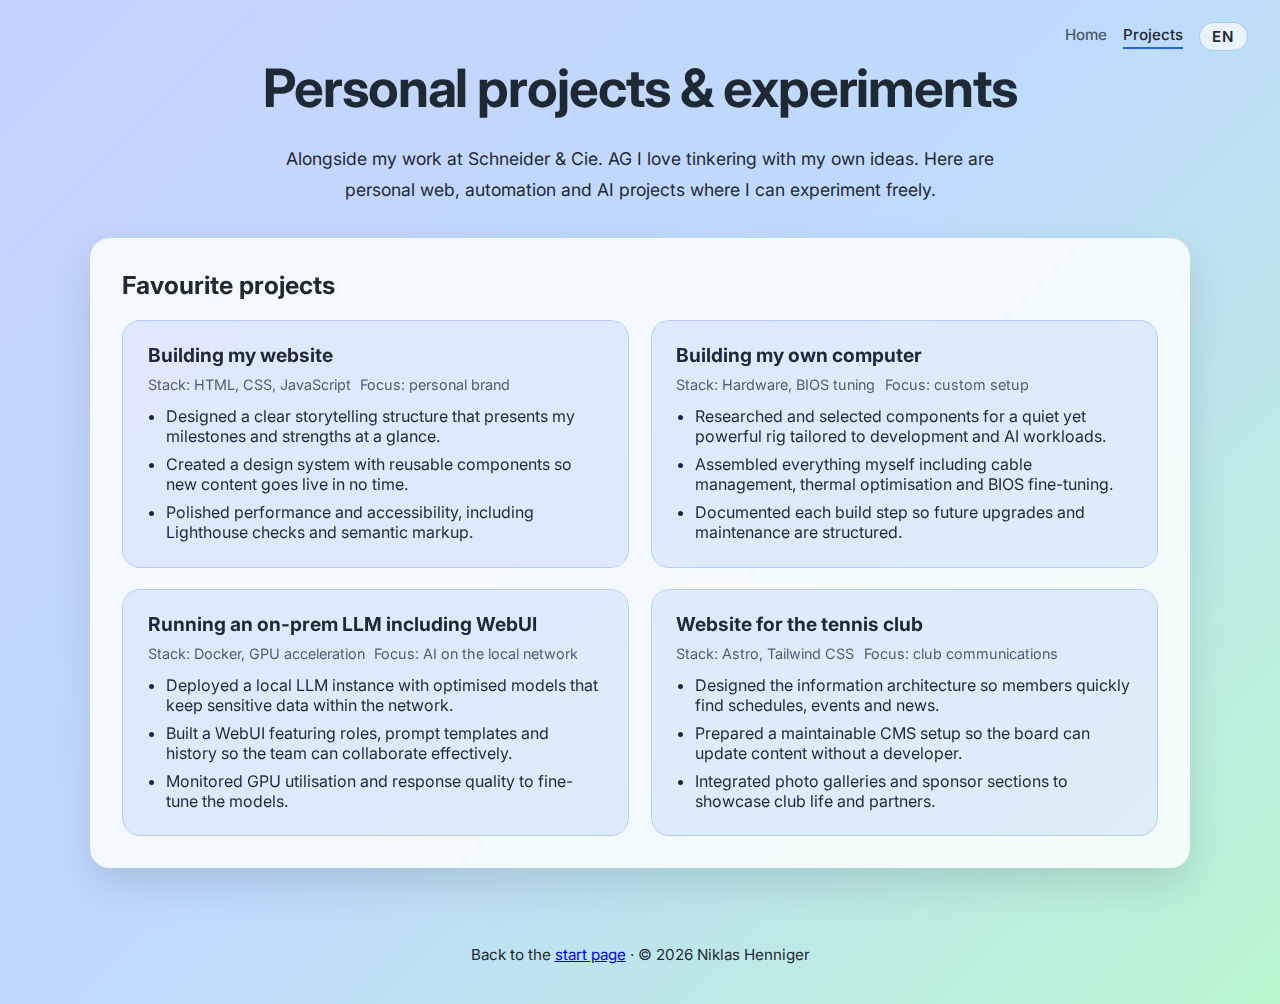
<file: projekte/index.html>
<!DOCTYPE html>
<html lang="de">
<head>
    <meta charset="UTF-8" />
    <meta name="viewport" content="width=device-width, initial-scale=1.0" />
    <title data-i18n="projects.metaTitle">Projekte · Niklas Henniger</title>
    <link rel="preconnect" href="https://fonts.googleapis.com" />
    <link rel="preconnect" href="https://fonts.gstatic.com" crossorigin />
    <link href="https://fonts.googleapis.com/css2?family=Inter:wght@400;500;600;700&display=swap" rel="stylesheet" />
    <link rel="icon" href="../assets/favicon.svg" type="image/svg+xml" />
    <link rel="stylesheet" href="../assets/css/projects.css" />
</head>
<body data-page="projects">
    <header>
        <nav class="site-nav" aria-label="Hauptnavigation" data-i18n="common.navAriaLabel" data-i18n-attr="aria-label">
            <a href="../start/" data-i18n="common.navStart">Start</a>
            <a href="./" aria-current="page" data-i18n="common.navProjects">Projekte</a>
            <button type="button" class="lang-toggle" data-lang-toggle data-i18n="common.langToggleLabel" data-i18n-attr="aria-label">Sprache wechseln</button>
        </nav>
        <h1 data-i18n="projects.headerTitle">Private Projekte &amp; Experimente</h1>
        <p data-i18n="projects.headerIntro">
            Neben meiner Arbeit bei Schneider &amp; Cie. AG tüftele ich gerne an eigenen Ideen. Hier findest du persönliche
            Web-, Automatisierungs- und KI-Projekte, bei denen ich frei gestalten und ausprobieren kann.
        </p>
    </header>

    <main>
        <section>
            <h2 data-i18n="projects.featuredHeading">Lieblingsprojekte</h2>
            <div class="card-grid">
                <article class="card">
                    <h3 data-i18n="projects.siteTitle">Erstellung meiner Webseite</h3>
                    <div class="meta">
                        <span data-i18n="projects.siteStack">Stack: HTML, CSS, JavaScript</span>
                        <span data-i18n="projects.siteFocus">Fokus: persönliche Marke</span>
                    </div>
                    <ul data-i18n="projects.siteList">
                        <li>Konzeption eines klaren Storytellings, das meine Stationen und Stärken übersichtlich präsentiert.</li>
                        <li>Designsystem mit wiederverwendbaren Komponenten, damit neue Inhalte im Handumdrehen online sind.</li>
                        <li>Feinschliff bei Performance und Barrierefreiheit, inklusive Lighthouse-Checks und semantischer Struktur.</li>
                    </ul>
                </article>
                <article class="card">
                    <h3 data-i18n="projects.pcTitle">Bauen meines eigenen Computers</h3>
                    <div class="meta">
                        <span data-i18n="projects.pcStack">Stack: Hardware, BIOS-Tuning</span>
                        <span data-i18n="projects.pcFocus">Fokus: Custom Setup</span>
                    </div>
                    <ul data-i18n="projects.pcList">
                        <li>Recherche und Auswahl der Komponenten für ein leises, leistungsstarkes System mit Fokus auf Entwicklung und KI-Workloads.</li>
                        <li>Eigenständige Montage inklusive Kabelmanagement, Temperatur-Optimierung und BIOS-Feinschliff.</li>
                        <li>Dokumentation der Build-Schritte, damit zukünftige Upgrades und Wartungen strukturiert ablaufen.</li>
                    </ul>
                </article>
                <article class="card">
                    <h3 data-i18n="projects.llmTitle">On-Prem LLM verwenden inklusive WebUI</h3>
                    <div class="meta">
                        <span data-i18n="projects.llmStack">Stack: Docker, GPU-Beschleunigung</span>
                        <span data-i18n="projects.llmFocus">Fokus: KI im eigenen Netzwerk</span>
                    </div>
                    <ul data-i18n="projects.llmList">
                        <li>Setup einer lokalen LLM-Instanz mit optimierten Modellen, die sensible Daten im eigenen Netz belässt.</li>
                        <li>Entwicklung einer WebUI mit Rollen, Prompt-Vorlagen und Verlauf, um das Team strukturiert einzubinden.</li>
                        <li>Monitoring von GPU-Auslastung und Antwortqualität, um Modelle gezielt nachzuschärfen.</li>
                    </ul>
                </article>
                <article class="card">
                    <h3 data-i18n="projects.tennisTitle">Website für den Tennisclub</h3>
                    <div class="meta">
                        <span data-i18n="projects.tennisStack">Stack: Astro, Tailwind CSS</span>
                        <span data-i18n="projects.tennisFocus">Fokus: Vereinskommunikation</span>
                    </div>
                    <ul data-i18n="projects.tennisList">
                        <li>Informationsarchitektur gestaltet, damit Mitglieder Trainingspläne, Termine und Neuigkeiten schnell finden.</li>
                        <li>Wartungsfreundliches CMS-Setup vorbereitet, sodass das Vorstandsteam Inhalte ohne Entwickler:innenpfad aktualisiert.</li>
                        <li>Fotogalerien und Sponsorenbereiche integriert, um Vereinsleben und Partner sichtbar zu machen.</li>
                    </ul>
                </article>
            </div>
        </section>
    </main>

    <footer data-i18n="projects.footerText">
        Zurück zur <a href="../start/">Startseite</a> · © <span id="year"></span> Niklas Henniger
    </footer>

    <script src="../assets/js/main.js"></script>
</body>
</html>
</file>
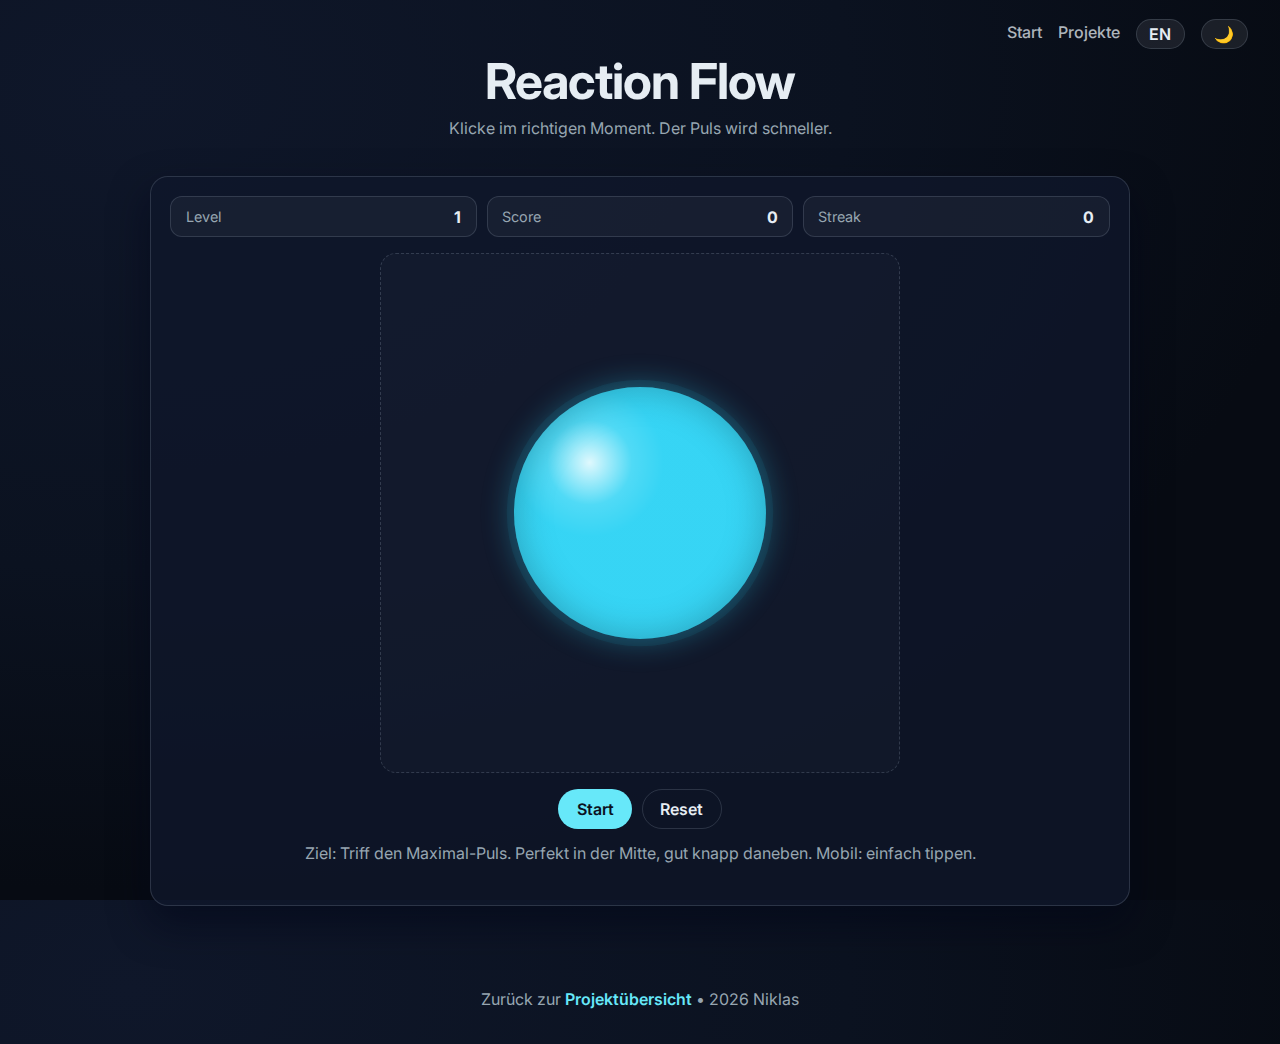
<file: reaction-flow/index.html>
<!DOCTYPE html>
<html lang="de">
<head>
    <meta charset="UTF-8" />
    <meta name="viewport" content="width=device-width, initial-scale=1.0" />
    <title>Reaction Flow – Timing-Spiel</title>
    <link rel="preconnect" href="https://fonts.googleapis.com" />
    <link rel="preconnect" href="https://fonts.gstatic.com" crossorigin />
    <link href="https://fonts.googleapis.com/css2?family=Inter:wght@400;500;600;700&display=swap" rel="stylesheet" />
    <link rel="icon" href="../assets/favicon.svg" type="image/svg+xml" />
    <link rel="stylesheet" href="../assets/css/reaction-flow.css" />
</head>
<body data-page="reaction-flow">
    <header>
        <nav class="site-nav" aria-label="Hauptnavigation">
            <a href="../start/">Start</a>
            <a href="../projekte/">Projekte</a>
            <button type="button" class="lang-toggle" data-lang-toggle aria-label="Sprache wechseln">Sprache wechseln</button>
            <button type="button" class="lang-toggle theme-toggle" data-theme-toggle aria-label="Theme wechseln">🌙</button>
        </nav>
        <h1>Reaction Flow</h1>
        <p class="sub">Klicke im richtigen Moment. Der Puls wird schneller.</p>
    </header>

    <main>
        <section class="game-card" aria-label="Reaction Flow Spielbereich">
            <div class="hud">
                <div class="stat"><span class="label">Level</span><span id="rf-level">1</span></div>
                <div class="stat"><span class="label">Score</span><span id="rf-score">0</span></div>
                <div class="stat"><span class="label">Streak</span><span id="rf-streak">0</span></div>
            </div>

            <div id="rf-stage" class="stage" role="button" aria-label="Spielfläche – tippe zum Timing">
                <div id="rf-circle" class="circle" aria-hidden="true"></div>
                <div id="rf-feedback" class="feedback" aria-live="polite"></div>
            </div>

            <div class="controls">
                <button id="rf-start" class="primary">Start</button>
                <button id="rf-reset" class="ghost" disabled>Reset</button>
            </div>

            <p class="hint">Ziel: Triff den Maximal-Puls. Perfekt in der Mitte, gut knapp daneben. Mobil: einfach tippen.</p>
        </section>
    </main>

    <footer>
        <span>Zurück zur <a class="cta" href="../projekte/">Projektübersicht</a> • <span id="year"></span> Niklas</span>
    </footer>

    <script src="../assets/js/main.js"></script>
    <script src="../assets/js/reaction-flow.js"></script>
</body>
</html>
</file>
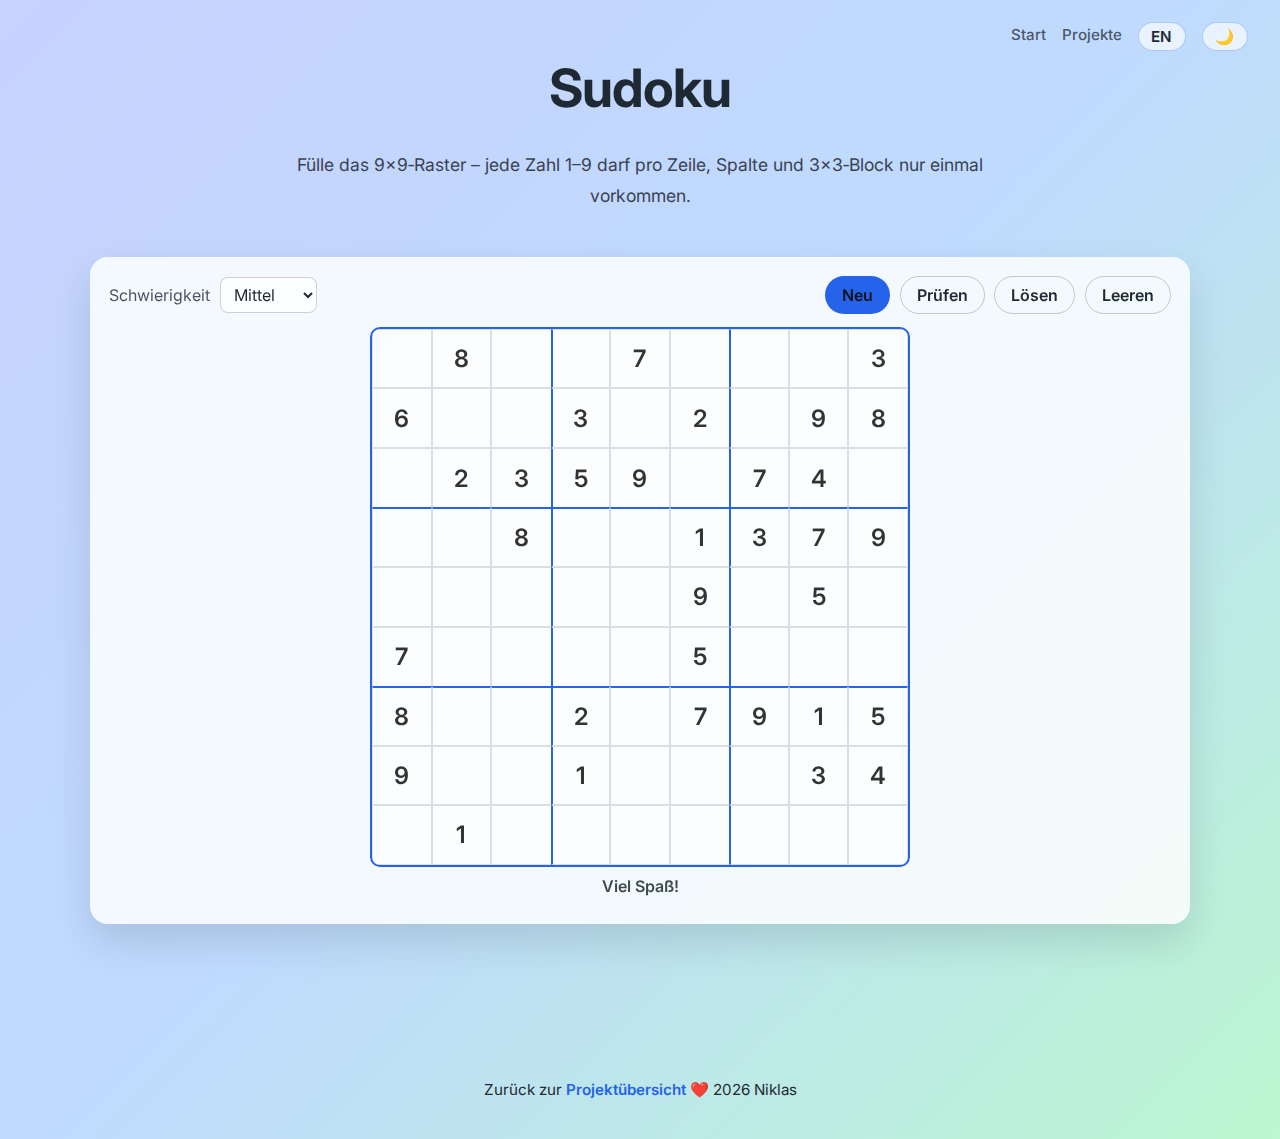
<file: sudoku/index.html>
<!DOCTYPE html>
<html lang="de">
<head>
    <meta charset="UTF-8" />
    <meta name="viewport" content="width=device-width, initial-scale=1.0" />
    <title>Sudoku – Logikrätsel</title>
    <link rel="preconnect" href="https://fonts.googleapis.com" />
    <link rel="preconnect" href="https://fonts.gstatic.com" crossorigin />
    <link href="https://fonts.googleapis.com/css2?family=Inter:wght@400;500;600;700&display=swap" rel="stylesheet" />
    <link rel="icon" href="../assets/favicon.svg" type="image/svg+xml" />
    <link rel="stylesheet" href="../assets/css/sudoku.css" />
    <link rel="stylesheet" href="../assets/css/projects.css" />
</head>
<body data-page="sudoku">
    <header>
        <nav class="site-nav" aria-label="Hauptnavigation">
            <a href="../start/">Start</a>
            <a href="../projekte/">Projekte</a>
            <button type="button" class="lang-toggle" data-lang-toggle aria-label="Sprache wechseln">Sprache wechseln</button>
            <button type="button" class="lang-toggle theme-toggle" data-theme-toggle aria-label="Theme wechseln">🌙</button>
        </nav>
        <h1>Sudoku</h1>
        <p class="sub">Fülle das 9×9‑Raster – jede Zahl 1–9 darf pro Zeile, Spalte und 3×3‑Block nur einmal vorkommen.</p>
    </header>

    <main>
        <section class="sudoku-card" aria-label="Sudoku Spielbereich">
            <div class="sdk-toolbar">
                <label for="sdk-difficulty">Schwierigkeit</label>
                <select id="sdk-difficulty">
                    <option value="easy">Leicht</option>
                    <option value="medium" selected>Mittel</option>
                    <option value="hard">Schwer</option>
                </select>
                <div class="spacer"></div>
                <button id="sdk-new" class="primary">Neu</button>
                <button id="sdk-check" class="ghost">Prüfen</button>
                <button id="sdk-solve" class="ghost">Lösen</button>
                <button id="sdk-clear" class="ghost">Leeren</button>
            </div>

            <div id="sdk-grid" class="sdk-grid" aria-label="Sudoku Raster"></div>
            <div id="sdk-status" class="sdk-status" aria-live="polite"></div>
        </section>
    </main>

    <footer>
        <span>Zurück zur <a class="cta" href="../projekte/">Projektübersicht</a> ❤️ <span id="year"></span> Niklas</span>
    </footer>

    <script src="../assets/js/main.js"></script>
    <script src="../assets/js/sudoku.js"></script>
    </body>
    </html>
</file>
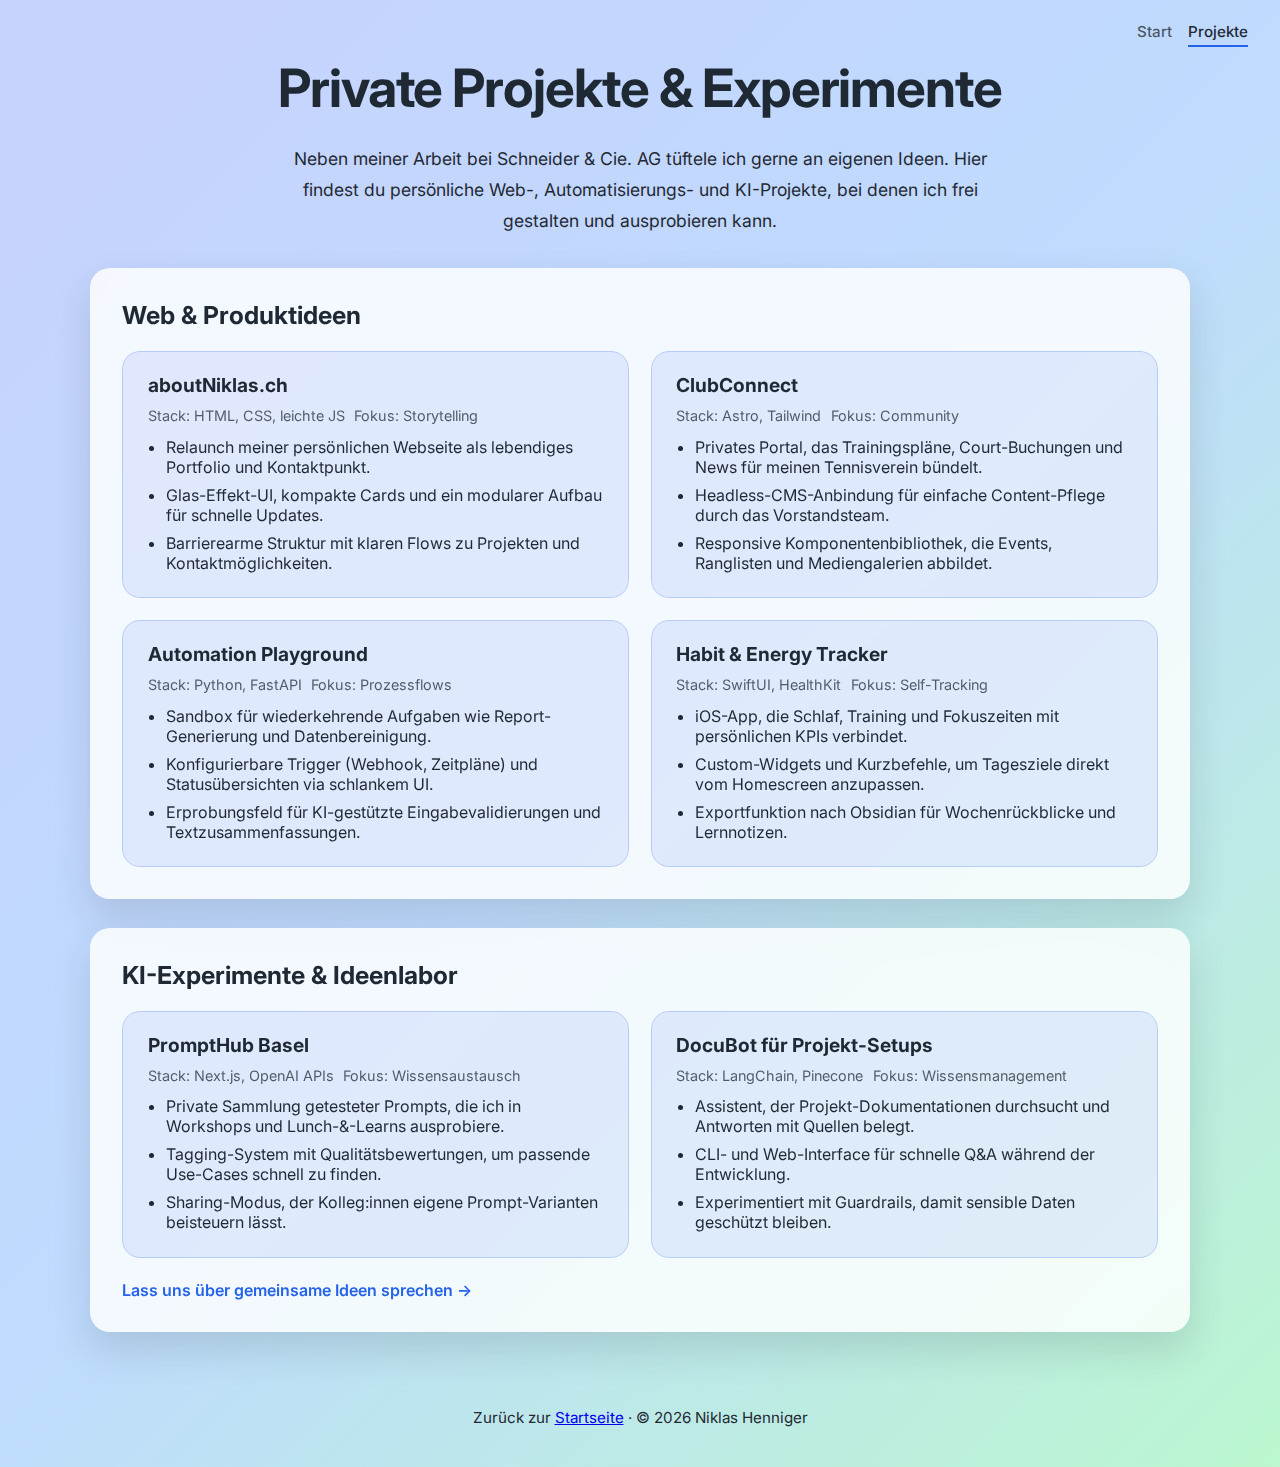
<file: projects.html>
<!DOCTYPE html>
<html lang="de">
<head>
    <meta charset="UTF-8" />
    <meta name="viewport" content="width=device-width, initial-scale=1.0" />
    <title>Projekte · Niklas Henniger</title>
    <link rel="preconnect" href="https://fonts.googleapis.com" />
    <link rel="preconnect" href="https://fonts.gstatic.com" crossorigin />
    <link href="https://fonts.googleapis.com/css2?family=Inter:wght@400;500;600;700&display=swap" rel="stylesheet" />
    <style>
        :root {
            color-scheme: light dark;
            --bg: #f5f5f5;
            --card-bg: rgba(255, 255, 255, 0.82);
            --text: #1f2933;
            --accent: #2563eb;
            --accent-soft: rgba(37, 99, 235, 0.15);
        }

        * {
            box-sizing: border-box;
        }

        body {
            margin: 0;
            font-family: "Inter", "Segoe UI", system-ui, -apple-system, sans-serif;
            background: linear-gradient(135deg, #c7d2fe, #bfdbfe, #bbf7d0);
            color: var(--text);
            min-height: 100vh;
            display: flex;
            flex-direction: column;
        }

        header {
            padding: 3.5rem 1.5rem 2rem;
            text-align: center;
            display: flex;
            flex-direction: column;
            gap: 1.5rem;
            align-items: center;
            position: relative;
        }

        .site-nav {
            position: absolute;
            top: 1.4rem;
            right: clamp(1rem, 4vw, 2rem);
            display: inline-flex;
            gap: 1rem;
            font-size: 0.95rem;
        }

        .site-nav a {
            text-decoration: none;
            font-weight: 500;
            color: rgba(31, 41, 51, 0.75);
            padding-bottom: 0.2rem;
            border-bottom: 2px solid transparent;
            transition: color 150ms ease, border-color 150ms ease;
        }

        .site-nav a:hover,
        .site-nav a:focus-visible,
        .site-nav a[aria-current="page"] {
            color: var(--text);
            border-color: var(--accent);
        }

        @media (max-width: 640px) {
            .site-nav {
                position: static;
                order: -1;
                margin-bottom: 0.5rem;
            }
        }

        header h1 {
            margin: 0;
            font-size: clamp(2.3rem, 5vw, 3.3rem);
            letter-spacing: -0.02em;
        }

        header p {
            margin: 0;
            max-width: 68ch;
            font-size: 1.1rem;
            line-height: 1.75;
        }

        main {
            width: min(1100px, 94vw);
            margin: 0 auto 3rem;
            display: grid;
            gap: 1.8rem;
        }

        section {
            background: var(--card-bg);
            border-radius: 20px;
            padding: 2rem;
            backdrop-filter: blur(12px);
            box-shadow: 0 18px 38px rgba(31, 41, 51, 0.14);
        }

        h2 {
            margin-top: 0;
            font-size: 1.55rem;
        }

        p {
            line-height: 1.7;
        }

        .card-grid {
            display: grid;
            gap: 1.35rem;
        }

        @media (min-width: 900px) {
            .card-grid {
                grid-template-columns: repeat(2, minmax(0, 1fr));
            }
        }

        .card {
            background: rgba(37, 99, 235, 0.1);
            border-radius: 18px;
            padding: 1.4rem 1.6rem 1.6rem;
            position: relative;
            overflow: hidden;
        }

        .card::before {
            content: "";
            position: absolute;
            inset: 0;
            border-radius: 18px;
            border: 1px solid rgba(37, 99, 235, 0.22);
            pointer-events: none;
        }

        .card h3 {
            margin: 0 0 0.6rem;
            font-size: 1.2rem;
        }

        .meta {
            display: flex;
            flex-wrap: wrap;
            gap: 0.35rem 0.6rem;
            margin-bottom: 0.8rem;
            font-size: 0.9rem;
            color: rgba(31, 41, 51, 0.75);
        }

        ul {
            margin: 0;
            padding-left: 1.15rem;
        }

        li + li {
            margin-top: 0.5rem;
        }

        .cta {
            display: inline-flex;
            align-items: center;
            gap: 0.45rem;
            margin-top: 1.35rem;
            font-weight: 600;
            color: var(--accent);
            text-decoration: none;
        }

        footer {
            text-align: center;
            padding: 1.8rem 1.5rem 2.5rem;
            font-size: 0.95rem;
        }

        @media (prefers-color-scheme: dark) {
            :root {
                --bg: #0f172a;
                --card-bg: rgba(15, 23, 42, 0.85);
                --text: #e2e8f0;
                --accent: #60a5fa;
                --accent-soft: rgba(96, 165, 250, 0.24);
            }

            body {
                background: radial-gradient(circle at 15% 15%, #1e293b, #0f172a 55%, #020617);
            }

            .site-nav a {
                color: rgba(226, 232, 240, 0.7);
            }

            .site-nav a:hover,
            .site-nav a:focus-visible,
            .site-nav a[aria-current="page"] {
                color: var(--text);
            }

            .card {
                background: rgba(96, 165, 250, 0.14);
            }

            .meta {
                color: rgba(226, 232, 240, 0.72);
            }
        }
    </style>
</head>
<body>
    <header>
        <nav class="site-nav" aria-label="Hauptnavigation">
            <a href="index.html">Start</a>
            <a href="projects.html" aria-current="page">Projekte</a>
        </nav>
        <h1>Private Projekte &amp; Experimente</h1>
        <p>
            Neben meiner Arbeit bei Schneider &amp; Cie. AG tüftele ich gerne an eigenen Ideen. Hier findest du persönliche
            Web-, Automatisierungs- und KI-Projekte, bei denen ich frei gestalten und ausprobieren kann.
        </p>
    </header>

    <main>
        <section>
            <h2>Web &amp; Produktideen</h2>
            <div class="card-grid">
                <article class="card">
                    <h3>aboutNiklas.ch</h3>
                    <div class="meta">
                        <span>Stack: HTML, CSS, leichte JS</span>
                        <span>Fokus: Storytelling</span>
                    </div>
                    <ul>
                        <li>Relaunch meiner persönlichen Webseite als lebendiges Portfolio und Kontaktpunkt.</li>
                        <li>Glas-Effekt-UI, kompakte Cards und ein modularer Aufbau für schnelle Updates.</li>
                        <li>Barrierearme Struktur mit klaren Flows zu Projekten und Kontaktmöglichkeiten.</li>
                    </ul>
                </article>
                <article class="card">
                    <h3>ClubConnect</h3>
                    <div class="meta">
                        <span>Stack: Astro, Tailwind</span>
                        <span>Fokus: Community</span>
                    </div>
                    <ul>
                        <li>Privates Portal, das Trainingspläne, Court-Buchungen und News für meinen Tennisverein bündelt.</li>
                        <li>Headless-CMS-Anbindung für einfache Content-Pflege durch das Vorstandsteam.</li>
                        <li>Responsive Komponentenbibliothek, die Events, Ranglisten und Mediengalerien abbildet.</li>
                    </ul>
                </article>
                <article class="card">
                    <h3>Automation Playground</h3>
                    <div class="meta">
                        <span>Stack: Python, FastAPI</span>
                        <span>Fokus: Prozessflows</span>
                    </div>
                    <ul>
                        <li>Sandbox für wiederkehrende Aufgaben wie Report-Generierung und Datenbereinigung.</li>
                        <li>Konfigurierbare Trigger (Webhook, Zeitpläne) und Statusübersichten via schlankem UI.</li>
                        <li>Erprobungsfeld für KI-gestützte Eingabevalidierungen und Textzusammenfassungen.</li>
                    </ul>
                </article>
                <article class="card">
                    <h3>Habit &amp; Energy Tracker</h3>
                    <div class="meta">
                        <span>Stack: SwiftUI, HealthKit</span>
                        <span>Fokus: Self-Tracking</span>
                    </div>
                    <ul>
                        <li>iOS-App, die Schlaf, Training und Fokuszeiten mit persönlichen KPIs verbindet.</li>
                        <li>Custom-Widgets und Kurzbefehle, um Tagesziele direkt vom Homescreen anzupassen.</li>
                        <li>Exportfunktion nach Obsidian für Wochenrückblicke und Lernnotizen.</li>
                    </ul>
                </article>
            </div>
        </section>

        <section>
            <h2>KI-Experimente &amp; Ideenlabor</h2>
            <div class="card-grid">
                <article class="card">
                    <h3>PromptHub Basel</h3>
                    <div class="meta">
                        <span>Stack: Next.js, OpenAI APIs</span>
                        <span>Fokus: Wissensaustausch</span>
                    </div>
                    <ul>
                        <li>Private Sammlung getesteter Prompts, die ich in Workshops und Lunch-&amp;-Learns ausprobiere.</li>
                        <li>Tagging-System mit Qualitätsbewertungen, um passende Use-Cases schnell zu finden.</li>
                        <li>Sharing-Modus, der Kolleg:innen eigene Prompt-Varianten beisteuern lässt.</li>
                    </ul>
                </article>
                <article class="card">
                    <h3>DocuBot für Projekt-Setups</h3>
                    <div class="meta">
                        <span>Stack: LangChain, Pinecone</span>
                        <span>Fokus: Wissensmanagement</span>
                    </div>
                    <ul>
                        <li>Assistent, der Projekt-Dokumentationen durchsucht und Antworten mit Quellen belegt.</li>
                        <li>CLI- und Web-Interface für schnelle Q&amp;A während der Entwicklung.</li>
                        <li>Experimentiert mit Guardrails, damit sensible Daten geschützt bleiben.</li>
                    </ul>
                </article>
            </div>
            <a class="cta" href="mailto:niklas.henniger@outlook.com">Lass uns über gemeinsame Ideen sprechen →</a>
        </section>
    </main>

    <footer>
        Zurück zur <a href="index.html">Startseite</a> · © <span id="year"></span> Niklas Henniger
    </footer>

    <script>
        document.getElementById('year').textContent = new Date().getFullYear();
    </script>
</body>
</html>
</file>
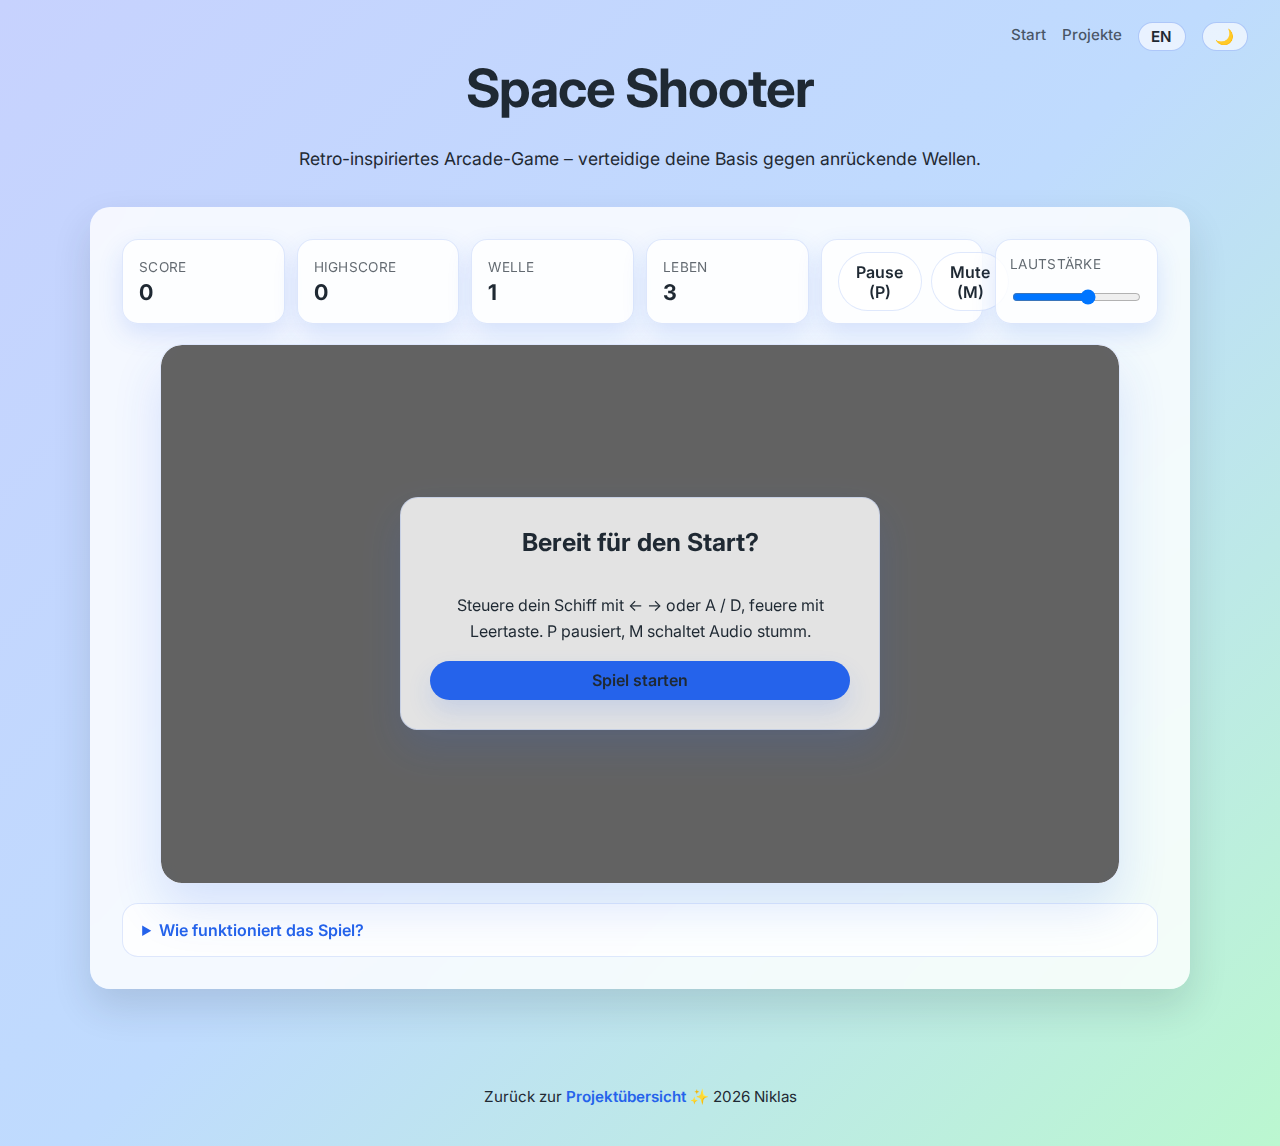
<file: games/space-shooter.html>
<!DOCTYPE html>
<html lang="de">
<head>
    <meta charset="UTF-8" />
    <meta name="viewport" content="width=device-width, initial-scale=1.0" />
    <title>Space Shooter – Retro-Arcade</title>
    <link rel="preconnect" href="https://fonts.googleapis.com" />
    <link rel="preconnect" href="https://fonts.gstatic.com" crossorigin />
    <link href="https://fonts.googleapis.com/css2?family=Inter:wght@400;500;600;700&display=swap" rel="stylesheet" />
    <link rel="icon" href="../assets/favicon.svg" type="image/svg+xml" />
    <link rel="stylesheet" href="../assets/css/projects.css" />
    <link rel="stylesheet" href="../assets/css/space-shooter.css" />
</head>
<body data-page="space-shooter">
    <header>
        <nav class="site-nav" aria-label="Hauptnavigation">
            <a href="../start/">Start</a>
            <a href="../projekte/">Projekte</a>
            <button type="button" class="lang-toggle" data-lang-toggle aria-label="Sprache wechseln">Sprache wechseln</button>
            <button type="button" class="lang-toggle theme-toggle" data-theme-toggle aria-label="Theme wechseln">�YOT</button>
        </nav>
        <h1>Space Shooter</h1>
        <p class="sub">Retro-inspiriertes Arcade-Game – verteidige deine Basis gegen anrückende Wellen.</p>
    </header>

    <main>
        <section class="game-card" aria-label="Space Shooter Spielbereich">
            <div class="hud" role="status" aria-live="polite">
                <div class="stat">
                    <span class="label">Score</span>
                    <span id="ss-score">0</span>
                </div>
                <div class="stat">
                    <span class="label">Highscore</span>
                    <span id="ss-highscore">0</span>
                </div>
                <div class="stat">
                    <span class="label">Welle</span>
                    <span id="ss-wave">1</span>
                </div>
                <div class="stat">
                    <span class="label">Leben</span>
                    <span id="ss-lives">3</span>
                </div>
                <div class="stat stat--controls">
                    <button id="ss-pause" class="ghost" type="button">Pause (P)</button>
                    <button id="ss-mute" class="ghost" type="button">Mute (M)</button>
                </div>
                <div class="stat stat--volume">
                    <label for="ss-volume" class="label">Lautstärke</label>
                    <input id="ss-volume" type="range" min="0" max="1" step="0.05" value="0.6" aria-label="Lautstärke einstellen" />
                </div>
            </div>

            <div class="canvas-wrapper">
                <canvas id="ss-canvas" role="img" aria-label="Space Shooter Spielfeld"></canvas>

                <div id="ss-overlay-start" class="overlay overlay--active" role="dialog" aria-modal="true">
                    <div class="overlay-card">
                        <h2>Bereit für den Start?</h2>
                        <p>Steuere dein Schiff mit &larr; &rarr; oder A / D, feuere mit Leertaste. P pausiert, M schaltet Audio stumm.</p>
                        <button id="ss-start" class="primary" type="button">Spiel starten</button>
                    </div>
                </div>

                <div id="ss-overlay-gameover" class="overlay" role="dialog" aria-modal="true" hidden>
                    <div class="overlay-card">
                        <h2>Game Over</h2>
                        <p id="ss-gameover-text">Du wurdest getroffen!</p>
                        <button id="ss-restart" class="primary" type="button">Noch einmal</button>
                    </div>
                </div>

                <div id="ss-overlay-paused" class="overlay" role="dialog" aria-modal="true" hidden>
                    <div class="overlay-card">
                        <h2>Pause</h2>
                        <p>Drücke P oder den Button, um weiterzuspielen.</p>
                        <button id="ss-resume" class="primary" type="button">Weiter</button>
                    </div>
                </div>
            </div>

            <div class="touch-controls" aria-label="Touch-Steuerung">
                <button class="touch-btn" data-touch="left" aria-label="Nach links bewegen">&#9664;</button>
                <button class="touch-btn" data-touch="fire" aria-label="Schießen">&#9679;</button>
                <button class="touch-btn" data-touch="right" aria-label="Nach rechts bewegen">&#9654;</button>
                <button class="touch-btn" data-touch="pause" aria-label="Pause umschalten">&#10073;&#10073;</button>
                <button class="touch-btn" data-touch="mute" aria-label="Audio stumm schalten">&#128264;</button>
            </div>

            <details class="info" aria-label="Spielhilfe">
                <summary>Wie funktioniert das Spiel?</summary>
                <ul>
                    <li>Besiege Wellen von Gegnern, die sich horizontal bewegen und zurückschießen.</li>
                    <li>Sammle Power-Ups wie Rapid Fire, Shield und Spread Shot ein – sie halten 12 Sekunden.</li>
                    <li>Du startest mit drei Leben. Treffer von Gegnern oder ihren Projektilen kosten ein Leben.</li>
                    <li>Score und Highscore werden lokal gespeichert. Hol dir den neuen Rekord!</li>
                </ul>
            </details>
        </section>
    </main>

    <footer>
        <span>Zurück zur <a class="cta" href="../projekte/">Projektübersicht</a> &#10024; <span id="year"></span> Niklas</span>
    </footer>

    <script src="../assets/js/main.js"></script>
    <script src="../assets/js/space-shooter.js"></script>
</body>
</html>
</file>
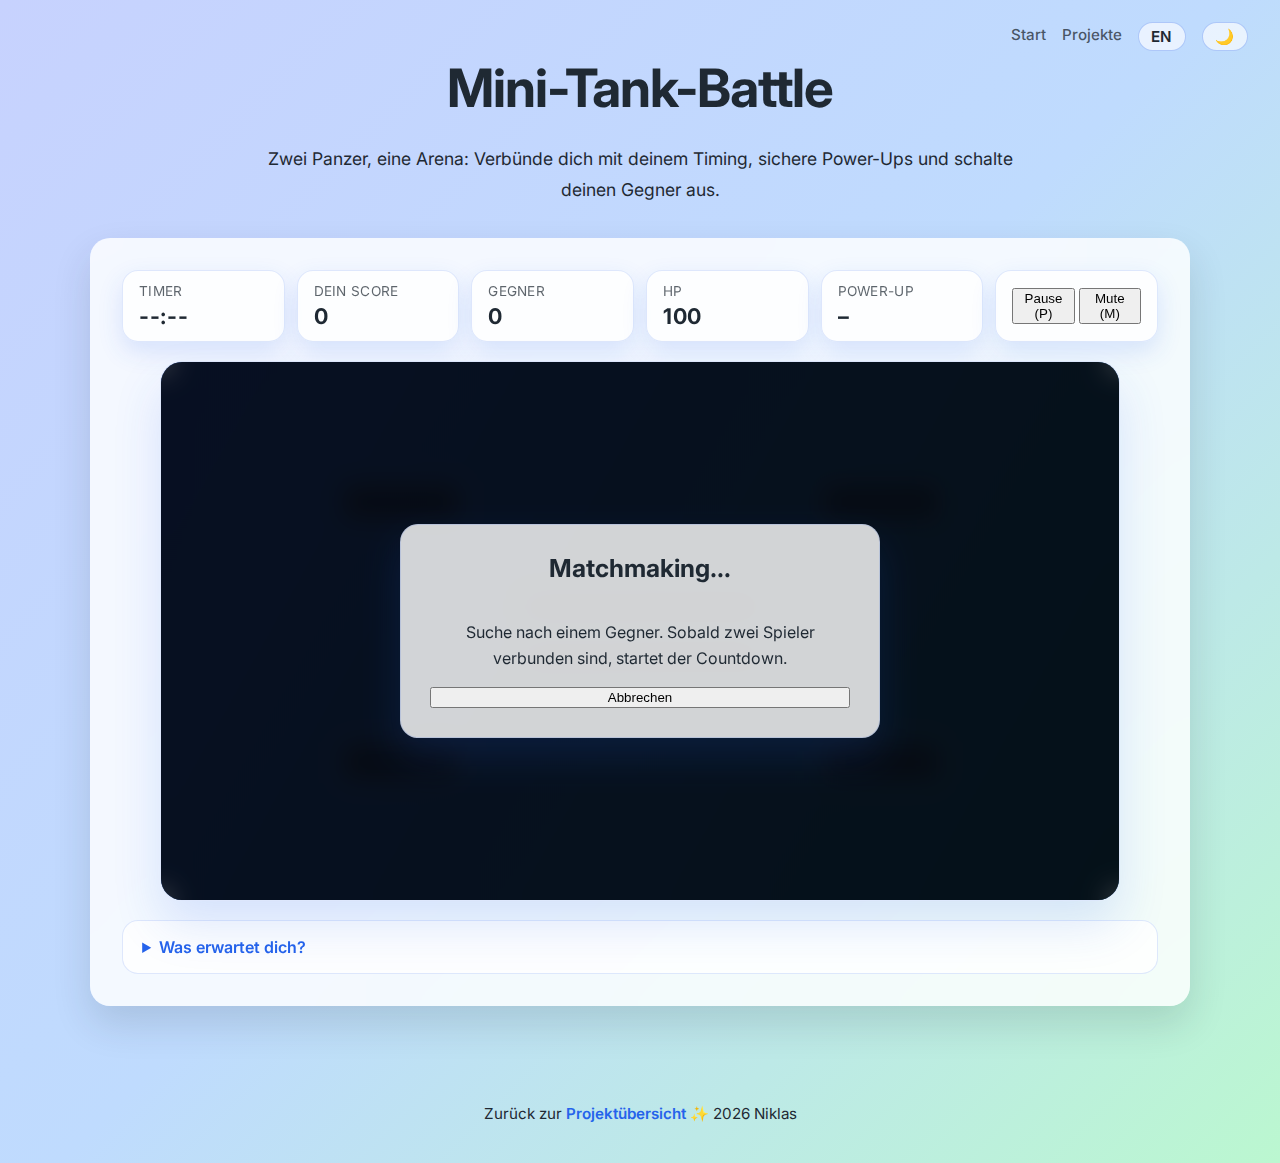
<file: games/tanks.html>
<!DOCTYPE html>
<html lang="de">
<head>
    <meta charset="UTF-8" />
    <meta name="viewport" content="width=device-width, initial-scale=1.0" />
    <title>Mini-Tank-Battle – 2D Arena</title>
    <link rel="preconnect" href="https://fonts.googleapis.com" />
    <link rel="preconnect" href="https://fonts.gstatic.com" crossorigin />
    <link href="https://fonts.googleapis.com/css2?family=Inter:wght@400;500;600;700&display=swap" rel="stylesheet" />
    <link rel="icon" href="../assets/favicon.svg" type="image/svg+xml" />
    <link rel="stylesheet" href="../assets/css/projects.css" />
    <link rel="stylesheet" href="../assets/css/tanks.css" />
</head>
<body data-page="tanks">
    <header>
        <nav class="site-nav" aria-label="Hauptnavigation">
            <a href="../start/">Start</a>
            <a href="../projekte/">Projekte</a>
            <button type="button" class="lang-toggle" data-lang-toggle aria-label="Sprache wechseln">Sprache wechseln</button>
            <button type="button" class="lang-toggle theme-toggle" data-theme-toggle aria-label="Theme wechseln">�YOT</button>
        </nav>
        <h1>Mini-Tank-Battle</h1>
        <p class="sub">Zwei Panzer, eine Arena: Verbünde dich mit deinem Timing, sichere Power-Ups und schalte deinen Gegner aus.</p>
    </header>

    <main>
        <section class="tank-card" aria-label="Mini-Tank-Battle Spielfläche">
            <div class="tank-hud" role="status" aria-live="polite">
                <div class="hud-group">
                    <span class="label">Timer</span>
                    <span id="tank-timer">--:--</span>
                </div>
                <div class="hud-group">
                    <span class="label">Dein Score</span>
                    <span id="tank-score-self">0</span>
                </div>
                <div class="hud-group">
                    <span class="label">Gegner</span>
                    <span id="tank-score-opponent">0</span>
                </div>
                <div class="hud-group">
                    <span class="label">HP</span>
                    <span id="tank-health">100</span>
                </div>
                <div class="hud-group">
                    <span class="label">Power-Up</span>
                    <span id="tank-power">–</span>
                </div>
                <div class="hud-group hud-controls">
                    <button id="tank-pause" class="ghost" type="button">Pause (P)</button>
                    <button id="tank-mute" class="ghost" type="button">Mute (M)</button>
                </div>
            </div>

            <div class="tank-canvas-wrapper">
                <canvas id="tank-canvas" aria-label="Mini-Tank-Battle Arena" role="img"></canvas>

                <div id="tank-overlay-matchmaking" class="tank-overlay tank-overlay--active" role="dialog" aria-modal="true">
                    <div class="overlay-card">
                        <h2>Matchmaking…</h2>
                        <p>Suche nach einem Gegner. Sobald zwei Spieler verbunden sind, startet der Countdown.</p>
                        <button id="tank-cancel" class="ghost" type="button">Abbrechen</button>
                    </div>
                </div>

                <div id="tank-overlay-countdown" class="tank-overlay" role="dialog" aria-modal="true" hidden>
                    <div class="overlay-card">
                        <h2>Bereit machen!</h2>
                        <p id="tank-countdown-text">3</p>
                    </div>
                </div>

                <div id="tank-overlay-round" class="tank-overlay" role="dialog" aria-modal="true" hidden>
                    <div class="overlay-card">
                        <h2>Runde beendet</h2>
                        <p id="tank-round-summary">Score: 0 – 0</p>
                        <div class="overlay-actions">
                            <button id="tank-rematch" class="primary" type="button">Rematch</button>
                            <button id="tank-exit" class="ghost" type="button">Zurück</button>
                        </div>
                    </div>
                </div>

                <div id="tank-overlay-pause" class="tank-overlay" role="dialog" aria-modal="true" hidden>
                    <div class="overlay-card">
                        <h2>Pause</h2>
                        <p>Steuerung: WASD/←↑↓→ zum Fahren, Leertaste schießt. Power-Ups einsammeln für Vorteile.</p>
                        <button id="tank-resume" class="primary" type="button">Weiter</button>
                    </div>
                </div>
            </div>

            <div class="tank-touch" aria-label="Touch-Steuerung">
                <button class="touch-btn" data-touch="forward" aria-label="Vorwärts">▲</button>
                <button class="touch-btn" data-touch="backward" aria-label="Rückwärts">▼</button>
                <button class="touch-btn" data-touch="left" aria-label="Nach links drehen">◀</button>
                <button class="touch-btn" data-touch="right" aria-label="Nach rechts drehen">▶</button>
                <button class="touch-btn touch-btn--fire" data-touch="fire" aria-label="Feuern">●</button>
                <button class="touch-btn" data-touch="pause" aria-label="Pause">II</button>
                <button class="touch-btn" data-touch="mute" aria-label="Mute">🔇</button>
            </div>

            <details class="tank-info" aria-label="Spielbeschreibung">
                <summary>Was erwartet dich?</summary>
                <ul>
                    <li>Du spielst live gegen einen anderen Spieler – die Arena füllt sich automatisch.</li>
                    <li>Steuere deinen Panzer präzise, weiche Projektilen aus und nutze Deckungen.</li>
                    <li>Power-Ups wie Speed-Boost, Schild oder Ricochet erscheinen zufällig.</li>
                    <li>Wer zuerst das Score-Limit erreicht oder nach Ablauf des Timers vorne liegt, gewinnt die Runde.</li>
                </ul>
            </details>
        </section>
    </main>

    <footer>
        <span>Zurück zur <a class="cta" href="../projekte/">Projektübersicht</a> ✨ <span id="year"></span> Niklas</span>
    </footer>

    <script src="../assets/js/main.js"></script>
    <script src="../assets/js/tanks.js" type="module"></script>
</body>
</html>
</file>
<file: assets/css/projects.css>
:root {
    color-scheme: light dark;
    --bg: #f5f5f5;
    --card-bg: rgba(255, 255, 255, 0.82);
    --text: #1f2933;
    --accent: #2563eb;
    --accent-soft: rgba(37, 99, 235, 0.15);
}

* {
    box-sizing: border-box;
}

body {
    margin: 0;
    font-family: "Inter", "Segoe UI", system-ui, -apple-system, sans-serif;
    background: linear-gradient(135deg, #c7d2fe, #bfdbfe, #bbf7d0);
    color: var(--text);
    min-height: 100vh;
    display: flex;
    flex-direction: column;
}

header {
    padding: 3.5rem 1.5rem 2rem;
    text-align: center;
    display: flex;
    flex-direction: column;
    gap: 1.5rem;
    align-items: center;
    position: relative;
}

.site-nav {
    position: absolute;
    top: 1.4rem;
    right: clamp(1rem, 4vw, 2rem);
    display: inline-flex;
    align-items: center;
    gap: 1rem;
    font-size: 0.95rem;
}

.site-nav a {
    text-decoration: none;
    font-weight: 500;
    color: rgba(31, 41, 51, 0.75);
    padding-bottom: 0.2rem;
    border-bottom: 2px solid transparent;
    transition: color 150ms ease, border-color 150ms ease;
}

.site-nav a:hover,
.site-nav a:focus-visible,
.site-nav a[aria-current="page"] {
    color: var(--text);
    border-color: var(--accent);
}

.lang-toggle {
    font: inherit;
    font-weight: 600;
    letter-spacing: 0.05em;
    text-transform: uppercase;
    background: rgba(255, 255, 255, 0.65);
    color: var(--text);
    border: 1px solid rgba(37, 99, 235, 0.3);
    border-radius: 999px;
    padding: 0.25rem 0.75rem;
    cursor: pointer;
    transition: background 150ms ease, color 150ms ease, border-color 150ms ease;
}

.lang-toggle:hover,
.lang-toggle:focus-visible {
    background: var(--accent);
    color: white;
    border-color: transparent;
}

@media (max-width: 640px) {
    .site-nav {
        position: static;
        order: -1;
        margin-bottom: 0.5rem;
    }
}

header h1 {
    margin: 0;
    font-size: clamp(2.3rem, 5vw, 3.3rem);
    letter-spacing: -0.02em;
}

header p {
    margin: 0;
    max-width: 68ch;
    font-size: 1.1rem;
    line-height: 1.75;
}

main {
    width: min(1100px, 94vw);
    margin: 0 auto 3rem;
    display: grid;
    gap: 1.8rem;
}

section {
    background: var(--card-bg);
    border-radius: 20px;
    padding: 2rem;
    backdrop-filter: blur(12px);
    box-shadow: 0 18px 38px rgba(31, 41, 51, 0.14);
}

h2 {
    margin-top: 0;
    font-size: 1.55rem;
}

p {
    line-height: 1.7;
}

.card-grid {
    display: grid;
    gap: 1.35rem;
}

@media (min-width: 900px) {
    .card-grid {
        grid-template-columns: repeat(2, minmax(0, 1fr));
    }
}

.card {
    background: rgba(37, 99, 235, 0.1);
    border-radius: 18px;
    padding: 1.4rem 1.6rem 1.6rem;
    position: relative;
    overflow: hidden;
}

.card::before {
    content: "";
    position: absolute;
    inset: 0;
    border-radius: 18px;
    border: 1px solid rgba(37, 99, 235, 0.22);
    pointer-events: none;
}

.card h3 {
    margin: 0 0 0.6rem;
    font-size: 1.2rem;
}

.meta {
    display: flex;
    flex-wrap: wrap;
    gap: 0.35rem 0.6rem;
    margin-bottom: 0.8rem;
    font-size: 0.9rem;
    color: rgba(31, 41, 51, 0.75);
}

ul {
    margin: 0;
    padding-left: 1.15rem;
}

li + li {
    margin-top: 0.5rem;
}

.cta {
    display: inline-flex;
    align-items: center;
    gap: 0.45rem;
    margin-top: 1.35rem;
    font-weight: 600;
    color: var(--accent);
    text-decoration: none;
}

footer {
    text-align: center;
    padding: 1.8rem 1.5rem 2.5rem;
    font-size: 0.95rem;
}

@media (prefers-color-scheme: dark) {
    :root {
        --bg: #0f172a;
        --card-bg: rgba(15, 23, 42, 0.85);
        --text: #e2e8f0;
        --accent: #60a5fa;
        --accent-soft: rgba(96, 165, 250, 0.24);
    }

    body {
        background: radial-gradient(circle at 15% 15%, #1e293b, #0f172a 55%, #020617);
    }

    .site-nav a {
        color: rgba(226, 232, 240, 0.7);
    }

    .site-nav a:hover,
    .site-nav a:focus-visible,
    .site-nav a[aria-current="page"] {
        color: var(--text);
    }

    .card {
        background: rgba(96, 165, 250, 0.14);
    }

    .meta {
        color: rgba(226, 232, 240, 0.72);
    }
}
</file>
<file: assets/css/reaction-flow.css>
:root {
    color-scheme: light dark;
    --bg: #0b1220;
    --text: #e6edf3;
    --muted: #97a6b1;
    --card: rgba(15, 23, 42, 0.8);
    --border: rgba(148, 163, 184, 0.22);
    --accent: #67e8f9;
}

* { box-sizing: border-box; }
html, body { height: 100%; }
body {
    margin: 0;
    font-family: "Inter", "Segoe UI", system-ui, -apple-system, sans-serif;
    background: radial-gradient(1200px 800px at 10% 10%, #0f172a, #0b1220 60%, #070b13 100%);
    color: var(--text);
    display: flex;
    flex-direction: column;
}

header {
    padding: 3.2rem 1.4rem 1.6rem;
    text-align: center;
    position: relative;
}

.site-nav {
    position: absolute;
    top: 1.2rem;
    right: clamp(1rem, 4vw, 2rem);
    display: inline-flex;
    align-items: center;
    gap: 1rem;
}
.site-nav a {
    color: rgba(230, 237, 243, 0.75);
    text-decoration: none;
    font-weight: 500;
    border-bottom: 2px solid transparent;
    padding-bottom: 0.15rem;
}
.site-nav a:hover, .site-nav a:focus-visible {
    color: var(--text);
    border-color: var(--accent);
}
.lang-toggle {
    font: inherit;
    font-weight: 600;
    text-transform: uppercase;
    letter-spacing: 0.05em;
    background: rgba(255,255,255,0.08);
    color: var(--text);
    border: 1px solid var(--border);
    border-radius: 999px;
    padding: 0.25rem 0.75rem;
    cursor: pointer;
}

h1 { margin: 0; font-size: clamp(2.2rem, 6vw, 3.1rem); letter-spacing: -0.02em; }
.sub { margin: 0.4rem 0 0; color: var(--muted); }

main {
    width: min(980px, 94vw);
    margin: 0 auto;
    padding: 0 0 2rem;
    flex: 1;
    display: grid;
}

.game-card {
    background: var(--card);
    border: 1px solid var(--border);
    border-radius: 18px;
    padding: 1.2rem 1.2rem 1.6rem;
    margin: 0.8rem 0 1.6rem;
    box-shadow: 0 18px 38px rgba(2, 6, 23, 0.55);
}

.hud {
    display: grid;
    grid-template-columns: repeat(3, minmax(0, 1fr));
    gap: 0.6rem;
}
.stat { background: rgba(255,255,255,0.04); border: 1px solid var(--border); border-radius: 12px; padding: 0.6rem 0.9rem; display: flex; justify-content: space-between; align-items: center; }
.stat .label { color: var(--muted); font-size: 0.9rem; }
.stat span:last-child { font-weight: 700; letter-spacing: 0.02em; }

.stage {
    margin-top: 1rem;
    aspect-ratio: 1 / 1;
    width: min(520px, 80vw);
    border-radius: 16px;
    border: 1px dashed rgba(148,163,184,0.25);
    background: radial-gradient(120px 120px at 50% 40%, rgba(103, 232, 249, 0.15), transparent 70%), rgba(255,255,255,0.02);
    display: grid;
    place-items: center;
    margin-inline: auto;
    position: relative;
    cursor: pointer;
    user-select: none;
    -webkit-tap-highlight-color: transparent;
}

.circle {
    width: 54%;
    aspect-ratio: 1 / 1;
    border-radius: 999px;
    background: radial-gradient(42% 42% at 30% 30%, rgba(255,255,255,0.85), rgba(255,255,255,0.18) 40%, rgba(255,255,255,0.06) 70%), hsl(190 90% 50%);
    box-shadow:
        0 0 0 8px rgba(103, 232, 249, 0.08),
        0 0 40px 8px rgba(103, 232, 249, 0.25),
        inset 0 0 40px rgba(0,0,0,0.25);
    transform: scale(0.9);
    transition: box-shadow 120ms linear, background 120ms linear;
}

.feedback {
    position: absolute;
    bottom: 10px;
    left: 50%;
    transform: translateX(-50%);
    font-weight: 700;
    letter-spacing: 0.04em;
    color: var(--text);
    text-shadow: 0 2px 20px rgba(0,0,0,0.45);
    min-height: 1.4em;
}

.controls { display: flex; gap: 0.6rem; justify-content: center; margin-top: 1rem; }
.primary, .ghost { font: inherit; font-weight: 600; border-radius: 999px; padding: 0.55rem 1.1rem; cursor: pointer; }
.primary { color: #0b1220; background: var(--accent); border: 1px solid transparent; }
.primary:disabled { opacity: 0.6; cursor: not-allowed; }
.ghost { background: transparent; color: var(--text); border: 1px solid var(--border); }

.hint { text-align: center; color: var(--muted); margin-top: 0.9rem; }

footer { text-align: center; padding: 1.6rem 1rem 2.2rem; color: var(--muted); }
footer .cta { color: var(--accent); text-decoration: none; font-weight: 600; }

@media (max-width: 640px) {
    .site-nav { position: static; margin-bottom: 0.4rem; justify-content: center; }
}
</file>
<file: assets/css/sudoku.css>
:root {
    color-scheme: light dark;
}

body {
    margin: 0;
    font-family: "Inter", "Segoe UI", system-ui, -apple-system, sans-serif;
    color: var(--text);
    min-height: 100vh;
    display: flex;
    flex-direction: column;
}

header {
    padding: 3.2rem 1.4rem 1.2rem;
    text-align: center;
    position: relative;
}

.site-nav {
    position: absolute;
    top: 1.2rem;
    right: clamp(1rem, 4vw, 2rem);
    display: inline-flex;
    align-items: center;
    gap: 1rem;
}

.site-nav a {
    text-decoration: none;
    font-weight: 500;
    color: rgba(31, 41, 51, 0.75);
    padding-bottom: 0.2rem;
    border-bottom: 2px solid transparent;
    transition: color 150ms ease, border-color 150ms ease;
}

.site-nav a:hover,
.site-nav a:focus-visible { color: var(--text); border-color: var(--accent); }

.lang-toggle { font: inherit; font-weight: 600; text-transform: uppercase; letter-spacing: 0.05em; background: rgba(255,255,255,0.65); color: var(--text); border: 1px solid rgba(37,99,235,0.3); border-radius: 999px; padding: 0.25rem 0.75rem; cursor: pointer; }
.lang-toggle:hover, .lang-toggle:focus-visible { background: var(--accent); color: white; border-color: transparent; }

h1 { margin: 0; font-size: clamp(2.2rem, 5vw, 3.2rem); letter-spacing: -0.02em; }
.sub { margin: 0.4rem 0 0; opacity: 0.85; }

main { width: min(980px, 94vw); margin: 0 auto; padding: 0 0 2rem; flex: 1; display: grid; }

.sudoku-card {
    background: var(--card-bg);
    border-radius: 18px;
    padding: 1.2rem 1.2rem 1.6rem;
    margin: 0.8rem 0 1.6rem;
    box-shadow: 0 18px 38px rgba(31, 41, 51, 0.14);
    backdrop-filter: blur(10px);
}

.sdk-toolbar { display: flex; gap: 0.6rem; align-items: center; justify-content: center; flex-wrap: wrap; margin-bottom: 0.8rem; }
.sdk-toolbar label { opacity: 0.8; }
.sdk-toolbar select { font: inherit; padding: 0.35rem 0.6rem; border-radius: 8px; border: 1px solid rgba(0,0,0,0.18); background: var(--card-bg); color: var(--text); }
.sdk-toolbar .primary, .sdk-toolbar .ghost { font: inherit; font-weight: 600; border-radius: 999px; padding: 0.5rem 1rem; cursor: pointer; }
.sdk-toolbar .primary { color: #0b1220; background: var(--accent); border: 1px solid transparent; }
.sdk-toolbar .ghost { background: transparent; color: var(--text); border: 1px solid rgba(0,0,0,0.2); }
.sdk-toolbar .spacer { flex: 1 1 0; }

.sdk-grid { width: min(540px, 92vw); aspect-ratio: 1/1; margin: 0.6rem auto; display: grid; grid-template-columns: repeat(9, 1fr); grid-template-rows: repeat(9, 1fr); border: 2px solid var(--accent); border-radius: 10px; overflow: hidden; background: rgba(255,255,255,0.6); }

.sdk-cell { position: relative; border: 1px solid rgba(0,0,0,0.12); }
.sdk-cell[data-box-edge="true"] { box-shadow: inset 0 0 0 2px rgba(37,99,235,0.25); }
.sdk-cell input { width: 100%; height: 100%; border: none; background: transparent; text-align: center; font: 600 clamp(1rem, 5.3vw, 1.5rem) / 1 "Inter", system-ui, sans-serif; color: var(--text); outline: none; }
.sdk-cell input:focus { background: var(--accent-soft); box-shadow: inset 0 0 0 2px var(--accent); }
.sdk-cell input:disabled { color: rgba(0,0,0,0.7); }
.sdk-cell input.invalid { color: #b91c1c; }
.sdk-cell input.prefilled { color: rgba(0,0,0,0.8); }

.sdk-status { text-align: center; min-height: 1.4em; margin-top: 0.4rem; opacity: 0.85; font-weight: 600; }

footer { text-align: center; padding: 1.6rem 1rem 2.2rem; }

/* Dark theme tweaks inherit from page css variables set by main theme css */
@media (prefers-color-scheme: dark) {
    .site-nav a { color: rgba(226,232,240,0.7); }
    .sdk-toolbar .ghost { border-color: rgba(255,255,255,0.2); }
    .sdk-grid { background: rgba(15, 23, 42, 0.6); }
    .sdk-cell input:disabled { color: rgba(255,255,255,0.85); }
}

/* Respect explicit theme overrides from :root[data-theme] defined in other CSS */

/* Number palette */
.sdk-palette { display: grid; grid-template-columns: repeat(9, 1fr); gap: 0.4rem; width: min(540px, 92vw); margin: 0.6rem auto 0.2rem; }
.sdk-digit { font: 700 1rem/1 "Inter", system-ui, sans-serif; padding: 0.5rem 0; border-radius: 10px; border: 1px solid rgba(0,0,0,0.18); background: rgba(255,255,255,0.75); color: var(--text); cursor: pointer; user-select: none; }
.sdk-digit:hover, .sdk-digit:focus-visible { box-shadow: 0 0 0 2px var(--accent); outline: none; }
.sdk-digit.active { background: var(--accent); color: #0b1220; border-color: transparent; }
.sdk-digit.done { opacity: 0.45; }

@media (prefers-color-scheme: dark) {
    .sdk-digit { background: rgba(15,23,42,0.75); border-color: rgba(255,255,255,0.22); }
}

:root[data-theme="dark"] .sdk-digit { background: rgba(15,23,42,0.75); border-color: rgba(255,255,255,0.22); }
:root[data-theme="light"] .sdk-digit { background: rgba(255,255,255,0.9); border-color: rgba(0,0,0,0.18); }
</file>
<file: assets/css/space-shooter.css>
.game-card {
    display: flex;
    flex-direction: column;
    gap: 1.2rem;
}

.hud {
    display: grid;
    grid-template-columns: repeat(auto-fit, minmax(140px, 1fr));
    gap: 0.75rem;
}

.stat {
    display: flex;
    flex-direction: column;
    justify-content: center;
    gap: 0.25rem;
    background: var(--card-bg);
    border: 1px solid var(--accent-soft);
    border-radius: 16px;
    padding: 0.75rem 1rem;
    min-height: 70px;
    box-shadow: 0 10px 24px var(--accent-soft);
}

.stat .label {
    font-size: 0.85rem;
    letter-spacing: 0.02em;
    color: var(--text);
    opacity: 0.7;
    text-transform: uppercase;
}

.stat span:last-child,
.stat output {
    font-size: 1.35rem;
    font-weight: 700;
    letter-spacing: 0.03em;
}

.stat--controls {
    flex-direction: row;
    align-items: center;
    justify-content: space-between;
    gap: 0.6rem;
}

.stat--controls button,
.stat--volume input {
    flex: 1;
}

.stat--volume {
    display: grid;
    align-items: center;
    gap: 0.4rem;
}

.ghost,
.primary {
    font: inherit;
    font-weight: 600;
    border-radius: 999px;
    padding: 0.55rem 1.1rem;
    cursor: pointer;
    transition: transform 0.15s ease, box-shadow 0.15s ease, background 0.15s ease;
    border: 1px solid transparent;
}

.ghost {
    color: var(--text);
    background: var(--card-bg);
    border-color: var(--accent-soft);
}

.ghost:hover,
.ghost:focus-visible {
    background: var(--accent-soft);
}

.primary {
    color: var(--text);
    background: var(--accent);
    box-shadow: 0 12px 25px var(--accent-soft);
}

.primary:hover,
.primary:focus-visible {
    transform: translateY(-1px);
    box-shadow: 0 16px 34px var(--accent-soft);
}

.primary:disabled {
    opacity: 0.65;
    cursor: not-allowed;
}

.canvas-wrapper {
    position: relative;
    width: min(960px, 100%);
    aspect-ratio: 16 / 9;
    margin: 0 auto;
    border-radius: 22px;
    border: 1px solid var(--accent-soft);
    background: var(--card-bg);
    overflow: hidden;
    box-shadow: inset 0 0 0 1px var(--accent-soft), 0 24px 48px var(--accent-soft);
}

#ss-canvas {
    width: 100%;
    height: 100%;
    display: block;
}

.overlay {
    position: absolute;
    inset: 0;
    display: grid;
    place-items: center;
    background: rgba(0, 0, 0, 0.6);
    backdrop-filter: blur(10px);
    padding: 1.5rem;
    opacity: 0;
    pointer-events: none;
    transition: opacity 0.2s ease;
}

.overlay:not([hidden]) {
    pointer-events: auto;
}

.overlay.overlay--active,
.overlay:not([hidden]).overlay--active {
    opacity: 1;
}

.overlay-card {
    width: min(480px, 90vw);
    background: var(--card-bg);
    border-radius: 18px;
    padding: 1.8rem;
    text-align: center;
    box-shadow: 0 18px 40px var(--accent-soft);
    border: 1px solid var(--accent-soft);
    display: grid;
    gap: 1rem;
}

.overlay-card p {
    margin: 0;
    line-height: 1.6;
}

.touch-controls {
    display: grid;
    grid-template-columns: repeat(5, minmax(0, 1fr));
    gap: 0.6rem;
}

.touch-btn {
    font: inherit;
    font-size: 1.1rem;
    font-weight: 600;
    padding: 0.75rem;
    border-radius: 999px;
    border: 1px solid var(--accent-soft);
    background: var(--card-bg);
    color: var(--text);
    cursor: pointer;
    transition: background 0.15s ease, transform 0.15s ease;
    touch-action: none;
}

.touch-btn:active {
    transform: scale(0.96);
    background: var(--accent-soft);
}

.info {
    background: var(--card-bg);
    border-radius: 16px;
    padding: 1rem 1.2rem;
    border: 1px solid var(--accent-soft);
}

.info summary {
    cursor: pointer;
    font-weight: 600;
    color: var(--accent);
    outline: none;
}

.info[open] {
    box-shadow: 0 16px 32px var(--accent-soft);
}

.info ul {
    margin-top: 0.75rem;
    padding-left: 1.1rem;
    color: var(--text);
}

@media (pointer: fine) {
    .touch-controls {
        display: none;
    }
}

@media (max-width: 720px) {
    .canvas-wrapper {
        border-radius: 18px;
    }

    .hud {
        grid-template-columns: repeat(auto-fit, minmax(150px, 1fr));
    }

    .stat--controls {
        grid-column: span 2;
    }

    .stat--volume {
        grid-column: span 2;
    }
}
</file>
<file: assets/css/tanks.css>
.tank-card {
    display: flex;
    flex-direction: column;
    gap: 1.2rem;
}

.tank-hud {
    display: grid;
    grid-template-columns: repeat(auto-fit, minmax(140px, 1fr));
    gap: 0.75rem;
}

.hud-group {
    display: flex;
    flex-direction: column;
    justify-content: center;
    gap: 0.25rem;
    background: var(--card-bg);
    border: 1px solid var(--accent-soft);
    border-radius: 16px;
    padding: 0.75rem 1rem;
    min-height: 70px;
    box-shadow: 0 10px 24px var(--accent-soft);
}

.hud-group .label {
    font-size: 0.85rem;
    letter-spacing: 0.02em;
    text-transform: uppercase;
    color: var(--text);
    opacity: 0.72;
}

.hud-group span:last-child {
    font-size: 1.35rem;
    font-weight: 700;
    letter-spacing: 0.03em;
}

.hud-controls {
    flex-direction: row;
    align-items: center;
    justify-content: space-between;
}

.hud-controls button {
    flex: 1;
}

.tank-canvas-wrapper {
    position: relative;
    width: min(960px, 100%);
    aspect-ratio: 16 / 9;
    margin: 0 auto;
    border-radius: 22px;
    border: 1px solid var(--accent-soft);
    background: var(--card-bg);
    overflow: hidden;
    box-shadow: inset 0 0 0 1px var(--accent-soft), 0 24px 48px var(--accent-soft);
}

#tank-canvas {
    width: 100%;
    height: 100%;
    display: block;
}

.tank-overlay {
    position: absolute;
    inset: 0;
    display: grid;
    place-items: center;
    background: rgba(0, 0, 0, 0.64);
    backdrop-filter: blur(12px);
    opacity: 0;
    pointer-events: none;
    transition: opacity 0.2s ease;
    padding: 1.6rem;
}

.tank-overlay:not([hidden]) {
    pointer-events: auto;
}

.tank-overlay--active,
.tank-overlay:not([hidden]).tank-overlay--active {
    opacity: 1;
}

.overlay-card {
    width: min(480px, 90vw);
    background: var(--card-bg);
    border: 1px solid var(--accent-soft);
    border-radius: 18px;
    padding: 1.8rem;
    text-align: center;
    box-shadow: 0 18px 40px var(--accent-soft);
    display: grid;
    gap: 1rem;
}

.overlay-card p {
    margin: 0;
    line-height: 1.6;
}

.overlay-actions {
    display: flex;
    gap: 0.8rem;
    justify-content: center;
}

.tank-touch {
    display: none;
    grid-template-columns: repeat(3, minmax(0, 1fr));
    gap: 0.6rem;
}

.touch-btn {
    font: inherit;
    font-size: 1.1rem;
    font-weight: 600;
    padding: 0.75rem;
    border-radius: 999px;
    border: 1px solid var(--accent-soft);
    background: var(--card-bg);
    color: var(--text);
    cursor: pointer;
    transition: transform 0.15s ease, background 0.15s ease;
    touch-action: none;
}

.touch-btn:active {
    transform: scale(0.96);
    background: var(--accent-soft);
}

.touch-btn--fire {
    grid-column: span 3;
}

.tank-info {
    background: var(--card-bg);
    border-radius: 16px;
    padding: 1rem 1.2rem;
    border: 1px solid var(--accent-soft);
}

.tank-info summary {
    cursor: pointer;
    font-weight: 600;
    color: var(--accent);
    outline: none;
}

.tank-info[open] {
    box-shadow: 0 16px 32px var(--accent-soft);
}

.tank-info ul {
    margin-top: 0.75rem;
    padding-left: 1.15rem;
    color: var(--text);
}

@media (pointer: coarse) {
    .tank-touch {
        display: grid;
    }
}

@media (max-width: 720px) {
    .tank-canvas-wrapper {
        border-radius: 18px;
    }

    .tank-hud {
        grid-template-columns: repeat(auto-fit, minmax(150px, 1fr));
    }

    .hud-controls {
        grid-column: span 2;
    }
}
</file>
